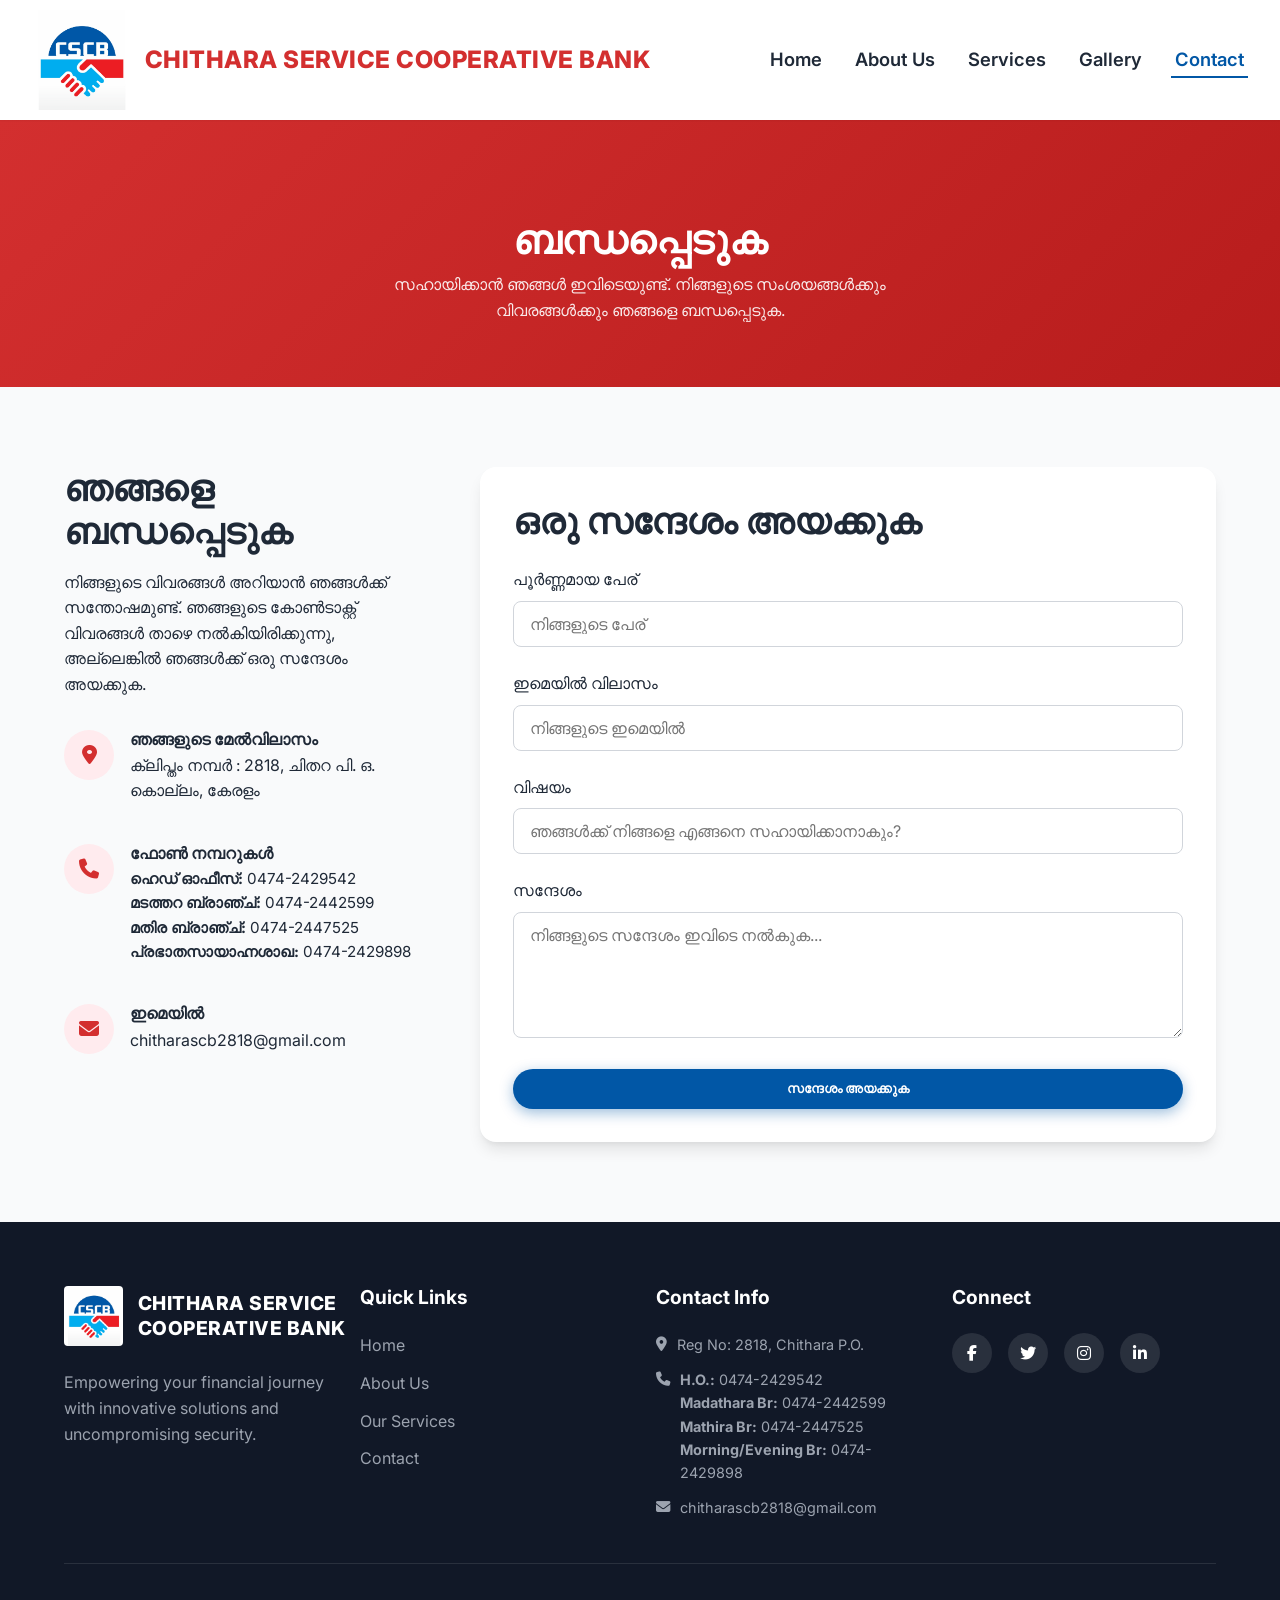
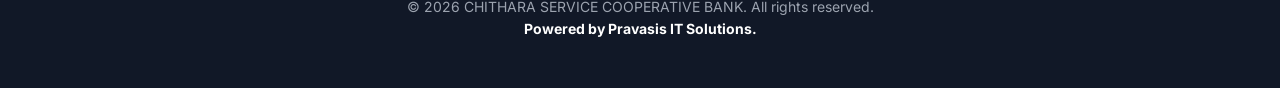
<file: contact.html>
<!DOCTYPE html>
<html lang="en">

<head>
    <meta charset="UTF-8">
    <meta name="viewport" content="width=device-width, initial-scale=1.0">
    <title>ബന്ധപ്പെടുക - ചിതറ സർവ്വീസ് സഹകരണ ബാങ്ക്</title>
    <meta name="description"
        content="Get in touch with Chithara SCB for any inquiries, support, or feedback. We are here to help you 24/7.">
    <!-- Google Fonts -->
    <link href="https://fonts.googleapis.com/css2?family=Inter:wght@400;500;600;700;800&display=swap" rel="stylesheet">
    <!-- FontAwesome -->
    <link rel="stylesheet" href="https://cdnjs.cloudflare.com/ajax/libs/font-awesome/6.4.0/css/all.min.css">
    <!-- Custom CSS -->
    <link rel="stylesheet" href="assets/css/style.css">
</head>

<body>

    <!-- Header Placeholder -->
    <div id="header-placeholder"></div>

    <!-- Page Header -->
    <header class="page-header">
        <div class="container">
            <h1>ബന്ധപ്പെടുക</h1>
            <p>സഹായിക്കാൻ ഞങ്ങൾ ഇവിടെയുണ്ട്. നിങ്ങളുടെ സംശയങ്ങൾക്കും വിവരങ്ങൾക്കും ഞങ്ങളെ ബന്ധപ്പെടുക.</p>
        </div>
    </header>

    <!-- Contact Section -->
    <section class="section">
        <div class="container">
            <div class="contact-grid">
                <!-- Contact Info -->
                <div class="contact-info">
                    <h2>ഞങ്ങളെ ബന്ധപ്പെടുക</h2>
                    <p class="text-light" style="margin-bottom: 2rem;">നിങ്ങളുടെ വിവരങ്ങൾ അറിയാൻ ഞങ്ങൾക്ക് സന്തോഷമുണ്ട്.
                        ഞങ്ങളുടെ കോൺടാക്റ്റ് വിവരങ്ങൾ താഴെ നൽകിയിരിക്കുന്നു, അല്ലെങ്കിൽ ഞങ്ങൾക്ക് ഒരു സന്ദേശം അയക്കുക.
                    </p>

                    <div class="contact-info-item">
                        <div class="contact-info-icon">
                            <i class="fa-solid fa-location-dot"></i>
                        </div>
                        <div>
                            <h4 style="margin-bottom: 0.25rem;">ഞങ്ങളുടെ മേൽവിലാസം</h4>
                            <p class="text-light">ക്ലിപ്തം നമ്പർ : 2818, ചിതറ പി. ഒ.<br>കൊല്ലം, കേരളം</p>
                        </div>
                    </div>

                    <div class="contact-info-item">
                        <div class="contact-info-icon">
                            <i class="fa-solid fa-phone"></i>
                        </div>
                        <div>
                            <h4 style="margin-bottom: 0.25rem;">ഫോൺ നമ്പറുകൾ</h4>
                            <p class="text-light" style="font-size: 0.95rem;">
                                <strong>ഹെഡ് ഓഫീസ്:</strong> <a href="tel:04742429542">0474-2429542</a><br>
                                <strong>മടത്തറ ബ്രാഞ്ച്:</strong> <a href="tel:04742442599">0474-2442599</a><br>
                                <strong>മതിര ബ്രാഞ്ച്:</strong> <a href="tel:04742447525">0474-2447525</a><br>
                                <strong>പ്രഭാതസായാഹ്നശാഖ:</strong> <a href="tel:04742429898">0474-2429898</a><br>

                            </p>
                        </div>
                    </div>

                    <div class="contact-info-item">
                        <div class="contact-info-icon">
                            <i class="fa-solid fa-envelope"></i>
                        </div>
                        <div>
                            <h4 style="margin-bottom: 0.25rem;">ഇമെയിൽ</h4>
                            <p class="text-light"><a
                                    href="mailto:chitharascb2818@gmail.com">chitharascb2818@gmail.com</a></p>
                        </div>
                    </div>
                </div>

                <!-- Contact Form -->
                <div class="glass-card" style="background: var(--white); box-shadow: var(--shadow-lg);">
                    <h2 style="margin-bottom: 1.5rem;">ഒരു സന്ദേശം അയക്കുക</h2>
                    <form action="#" method="POST">
                        <div class="form-group">
                            <label for="name" style="display: block; margin-bottom: 0.5rem; font-weight: 500;">പൂർണ്ണമായ
                                പേര്</label>
                            <input type="text" id="name" class="form-control" placeholder="നിങ്ങളുടെ പേര്" required>
                        </div>
                        <div class="form-group">
                            <label for="email" style="display: block; margin-bottom: 0.5rem; font-weight: 500;">ഇമെയിൽ
                                വിലാസം</label>
                            <input type="email" id="email" class="form-control" placeholder="നിങ്ങളുടെ ഇമെയിൽ" required>
                        </div>
                        <div class="form-group">
                            <label for="subject"
                                style="display: block; margin-bottom: 0.5rem; font-weight: 500;">വിഷയം</label>
                            <input type="text" id="subject" class="form-control"
                                placeholder="ഞങ്ങൾക്ക് നിങ്ങളെ എങ്ങനെ സഹായിക്കാനാകും?" required>
                        </div>
                        <div class="form-group">
                            <label for="message"
                                style="display: block; margin-bottom: 0.5rem; font-weight: 500;">സന്ദേശം</label>
                            <textarea id="message" class="form-control" rows="5"
                                placeholder="നിങ്ങളുടെ സന്ദേശം ഇവിടെ നൽകുക..." required></textarea>
                        </div>
                        <button type="submit" class="btn btn-primary" style="width: 100%;">സന്ദേശം അയക്കുക</button>
                    </form>
                </div>
            </div>
        </div>
    </section>

    <!-- Footer Placeholder -->
    <div id="footer-placeholder"></div>

    <script src="assets/js/load-components.js"></script>
</body>

</html>
</file>
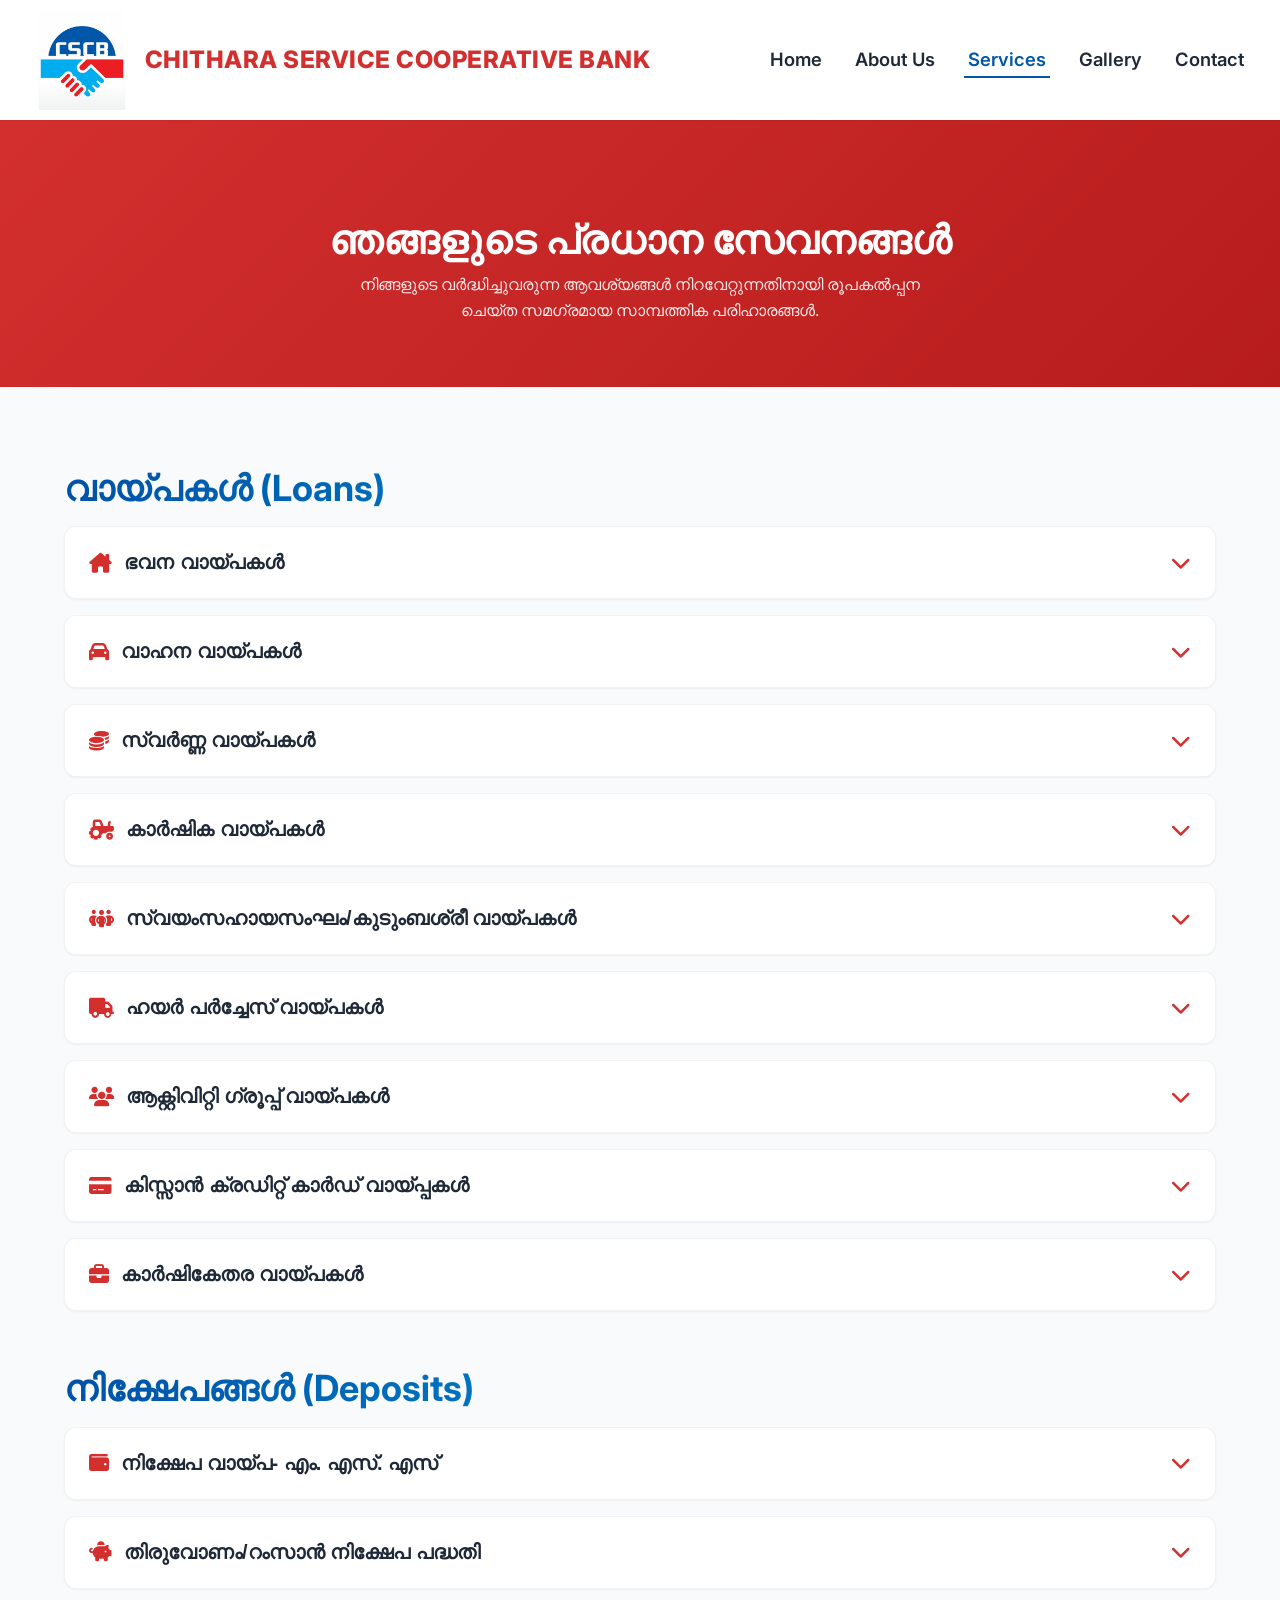
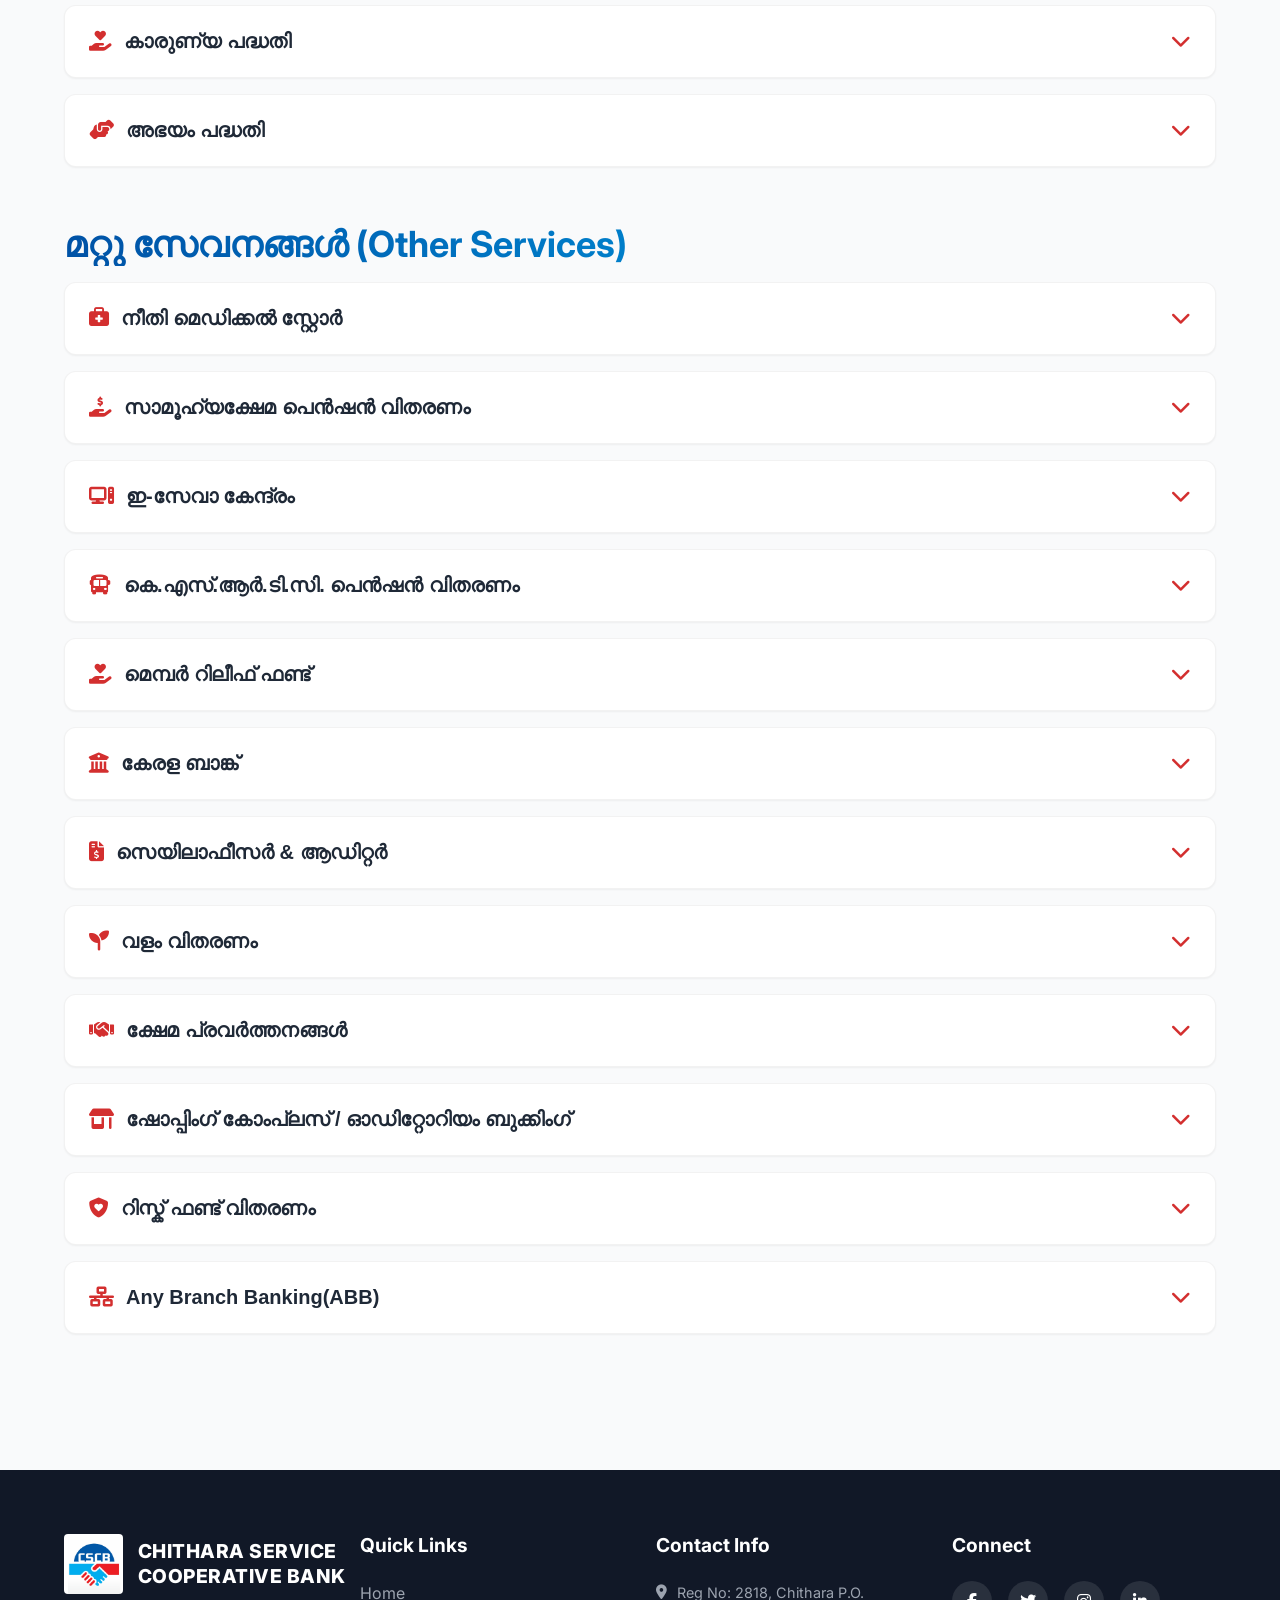
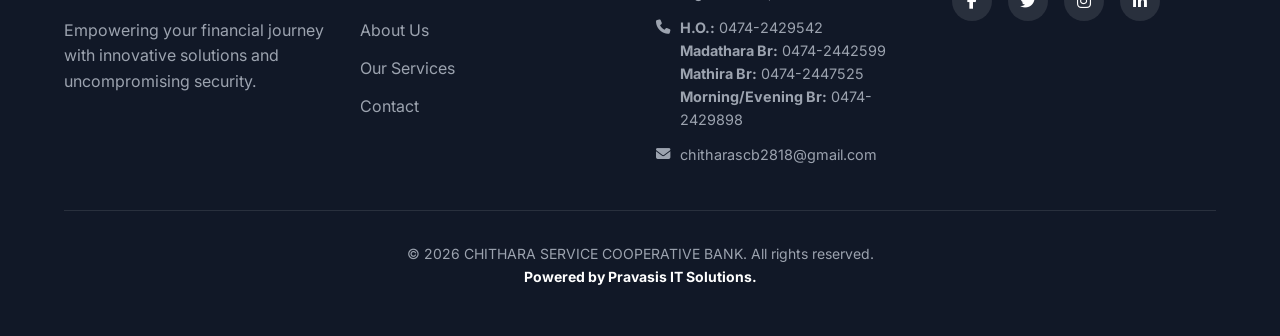
<file: services.html>
<!DOCTYPE html>
<html lang="ml">

<head>
    <meta charset="UTF-8">
    <meta name="viewport" content="width=device-width, initial-scale=1.0">
    <title>സേവനങ്ങൾ - ചിതറ സർവ്വീസ് സഹകരണ ബാങ്ക്</title>
    <meta name="description"
        content="ചിതറ സർവ്വീസ് സഹകരണ ബാങ്ക് നൽകുന്ന ഡിജിറ്റൽ ബാങ്കിംഗ്, വായ്പകൾ തുടങ്ങിയ സേവനങ്ങൾ കാണുക.">
    <!-- Google Fonts -->
    <link href="https://fonts.googleapis.com/css2?family=Inter:wght@400;500;600;700;800&display=swap" rel="stylesheet">
    <!-- FontAwesome -->
    <link rel="stylesheet" href="https://cdnjs.cloudflare.com/ajax/libs/font-awesome/6.4.0/css/all.min.css">
    <!-- Custom CSS -->
    <link rel="stylesheet" href="assets/css/style.css">
</head>

<body>

    <!-- Header Placeholder -->
    <div id="header-placeholder"></div>

    <!-- Page Header -->
    <header class="page-header">
        <div class="container">
            <h1>ഞങ്ങളുടെ പ്രധാന സേവനങ്ങൾ</h1>
            <p>നിങ്ങളുടെ വർദ്ധിച്ചുവരുന്ന ആവശ്യങ്ങൾ നിറവേറ്റുന്നതിനായി രൂപകൽപ്പന ചെയ്ത സമഗ്രമായ സാമ്പത്തിക പരിഹാരങ്ങൾ.
            </p>
        </div>
    </header>

    <!-- Services Details -->
    <section class="section">
        <div class="container">
            <!-- <div style="text-align: center; margin-bottom: 3rem;">
                <img src="assets/images/bank_services.jpg" alt="Digital Banking Services" style="max-width: 100%; border-radius: 20px; box-shadow: var(--shadow-lg);">
            </div> -->

            <div class="service-category">
                <h2 class="text-primary animated-gradient-text">വായ്പകൾ (Loans)</h2>
                <div class="accordion">
                    <!-- Service 1 -->
                    <div class="accordion-item">
                        <button class="accordion-header" onclick="toggleAccordion(this)">
                            <span style="display: flex; align-items: center; gap: 12px;"><i
                                    class="fa-solid fa-house-chimney text-primary"></i> ഭവന വായ്പകൾ</span>
                            <i class="fa-solid fa-chevron-down toggle-icon"></i>
                        </button>
                        <div class="accordion-content">
                            <div class="accordion-body">
                                <img src="assets/images/homln.jpg" alt="Home Loans" class="service-img">
                                <p class="text-dark" style="font-size: 1.1rem; line-height: 1.6;">നിങ്ങളുടെ സ്വപ്ന ഭവനം
                                    സ്വന്തമാക്കാൻ സഹായിക്കുന്നതിന് മികച്ച പലിശ നിരക്കുകളും ലളിതമായ തിരിച്ചടവ്
                                    വ്യവസ്ഥകളും.സ്വന്തമായി ഒരു വീട് എന്ന സ്വപ്നം യാഥാർഥ്യമാക്കാൻ സഹായിക്കുന്നതാണ് ഹോം
                                    ലോൺ. വീട് നിർമ്മാണം, വീട് വാങ്ങൽ, നവീകരണം എന്നിവയ്ക്കായി എളുപ്പമായ തിരിച്ചടവ്
                                    സൗകര്യത്തോടെയും ആകർഷകമായ പലിശ നിരക്കോടെയും വായ്പ ലഭ്യമാക്കുന്നു. കുടുംബത്തിന്റെ
                                    സുരക്ഷിതവും സന്തോഷകരവുമായ ഭാവിക്കായി വിശ്വസനീയമായ ധനസഹായം.</p>
                                <div class="mt-3 p-3 bg-light rounded border-start border-primary border-4">
                                    <strong class="text-primary"><i class="fa-solid fa-star me-2"></i>പ്രത്യേകത:</strong> 10 വർഷം കാലാവധിയുള്ള ഭവന വായ്പകൾ
                                </div>
                            </div>
                        </div>
                    </div>
                    <!-- Service 2 -->
                    <div class="accordion-item">
                        <button class="accordion-header" onclick="toggleAccordion(this)">
                            <span style="display: flex; align-items: center; gap: 12px;"><i
                                    class="fa-solid fa-car text-primary"></i> വാഹന വായ്പകൾ</span>
                            <i class="fa-solid fa-chevron-down toggle-icon"></i>
                        </button>
                        <div class="accordion-content">
                            <div class="accordion-body">
                                <img src="assets/images/vehicle.jpeg" alt="Vehicle Loans" class="service-img">
                                <p class="text-dark" style="font-size: 1.1rem; line-height: 1.6;">പെട്ടെന്നുള്ള
                                    അനുമതിയും കുറഞ്ഞ പലിശ നിരക്കും വഴി നിങ്ങളുടെ വാഹനം വേഗത്തിൽ സ്വന്തമാക്കുക.പുതിയ കാർ,
                                    ബൈക്ക്, ഓട്ടോറിക്ഷ അല്ലെങ്കിൽ വ്യാപാര ആവശ്യത്തിനുള്ള വാഹനങ്ങൾ സ്വന്തമാക്കാൻ
                                    സഹായിക്കുന്ന വായ്പയാണ് വാഹന വായ്പ. ലളിതമായ നടപടിക്രമങ്ങൾ, വേഗത്തിലുള്ള അംഗീകാരം,
                                    സൗകര്യപ്രദമായ ഇഎംഐ പദ്ധതികൾ എന്നിവയിലൂടെ നിങ്ങളുടെ യാത്ര കൂടുതൽ എളുപ്പമാക്കുന്നു.
                                </p>
                            </div>
                        </div>
                    </div>
                    <!-- Service 3 -->
                    <div class="accordion-item">
                        <button class="accordion-header" onclick="toggleAccordion(this)">
                            <span style="display: flex; align-items: center; gap: 12px;"><i
                                    class="fa-solid fa-coins text-primary"></i> സ്വർണ്ണ വായ്പകൾ</span>
                            <i class="fa-solid fa-chevron-down toggle-icon"></i>
                        </button>
                        <div class="accordion-content">
                            <div class="accordion-body">
                                <img src="assets/images/gl.jpeg" alt="Gold Loans" class="service-img">
                                <p class="text-dark" style="font-size: 1.1rem; line-height: 1.6;">നിങ്ങളുടെ
                                    സ്വർണാഭരണങ്ങൾ പണയം വെച്ച് അതിവേഗത്തിൽ സാമ്പത്തിക സഹായം ലഭ്യമാക്കുന്ന സൗകര്യമാണ്
                                    ഗോൾഡ് ലോൺ. വ്യക്തിഗത ആവശ്യങ്ങൾ, വിദ്യാഭ്യാസം, ചികിത്സ, ബിസിനസ് ആവശ്യങ്ങൾ
                                    എന്നിവയ്ക്കായി കുറഞ്ഞ രേഖാപ്രക്രിയയോടെയും ആകർഷകമായ പലിശ നിരക്കോടെയും വായ്പ
                                    ലഭ്യമാക്കുന്നു. സുരക്ഷിതവും വിശ്വസനീയവുമായി എളുപ്പത്തിൽ ലഭ്യമാകുന്ന ധനസഹായം.</p>
                                <div class="mt-3 p-3 bg-light rounded border-start border-primary border-4">
                                    <strong class="text-primary"><i class="fa-solid fa-star me-2"></i>പ്രത്യേകത:</strong> ഒരംഗത്തിന് 25 ലക്ഷം രൂപാ വരെ ഒരു വർഷം കാലാവധിക്ക് 10% പലിശയിൽ സ്വർണപ്പണയ വായ്പകൾ
                                </div>
                            </div>
                        </div>
                    </div>
                    <!-- Service 4 -->
                    <div class="accordion-item">
                        <button class="accordion-header" onclick="toggleAccordion(this)">
                            <span style="display: flex; align-items: center; gap: 12px;"><i
                                    class="fa-solid fa-tractor text-primary"></i> കാർഷിക വായ്പകൾ</span>
                            <i class="fa-solid fa-chevron-down toggle-icon"></i>
                        </button>
                        <div class="accordion-content">
                            <div class="accordion-body">
                                <img src="assets/images/agri.jpg" alt="Agricultural Loans" class="service-img">
                                <p class="text-dark" style="font-size: 1.1rem; line-height: 1.6;">കർഷകരുടെ കാർഷിക
                                    ആവശ്യങ്ങൾ നിറവേറ്റുന്നതിനായി രൂപകൽപ്പന ചെയ്ത വായ്പയാണ് കിസാൻ ലോൺ. കൃഷിചെലവുകൾ,
                                    വിത്ത്, വളം, ജലസേചന സംവിധാനം, കാർഷിക ഉപകരണങ്ങൾ എന്നിവയ്ക്കായി സാമ്പത്തിക സഹായം
                                    ലഭ്യമാക്കുന്നു. കുറഞ്ഞ പലിശ നിരക്കും സൗകര്യപ്രദമായ തിരിച്ചടവും വഴി കർഷകരുടെ
                                    വളർച്ചക്കും സമൃദ്ധിക്കും പിന്തുണ നൽകുന്നു.</p>
                            </div>
                        </div>
                    </div>
                    <!-- Service 5 -->
                    <div class="accordion-item">
                        <button class="accordion-header" onclick="toggleAccordion(this)">
                            <span style="display: flex; align-items: center; gap: 12px;"><i
                                    class="fa-solid fa-people-group text-primary"></i> സ്വയംസഹായസംഘം/കുടുംബശ്രീ
                                വായ്പകൾ</span>
                            <i class="fa-solid fa-chevron-down toggle-icon"></i>
                        </button>
                        <div class="accordion-content">
                            <div class="accordion-body">
                                <img src="assets/images/kudum.png" alt="SHG Loans" class="service-img">
                                <p class="text-dark" style="font-size: 1.1rem; line-height: 1.6;"> സമൂഹത്തിലെ
                                    അംഗസംഖ്യയുടെ കാര്യത്തിൽ മുന്നിൽ നിൽക്കുന്ന സ്ത്രീകളുടെ സാമൂഹികവും സാമ്പത്തികവുമായ
                                    പിന്നോക്കാവസ്ഥക്ക് പരിഹാരം കാണുന്നതിന് വേണ്ടി രൂപീകരിക്കപ്പെട്ട കുടുംബശ്രീ
                                    /സ്വയംസഹായ സംഘങ്ങൾക്ക് വേണ്ട എല്ലാവിധ സഹായങ്ങളും പ്രോത്സാഹനങ്ങളും ബാങ്ക്
                                    നൽകിവരുന്നു.വായ്‌പകൾ മൂന്ന് വർഷം കാലാവതിക് 8.25% പലിശയിൽ മാസതവണ വ്യവസ്ഥയിൽ 10 ലക്ഷം
                                    രൂപ വരെ നൽകിവരുന്നു.</p>
                                <div class="mt-3 p-3 bg-light rounded border-start border-primary border-4">
                                    <strong class="text-primary"><i class="fa-solid fa-star me-2"></i>പ്രത്യേകത:</strong> 8.25% പലിശയിൽ കുടുംബശ്രീ വായ്പകൾ
                                </div>
                            </div>
                        </div>
                    </div>
                    <!-- Service 6 -->
                    <div class="accordion-item">
                        <button class="accordion-header" onclick="toggleAccordion(this)">
                            <span style="display: flex; align-items: center; gap: 12px;"><i
                                    class="fa-solid fa-truck text-primary"></i> ഹയർ പർച്ചേസ് വായ്പകൾ</span>
                            <i class="fa-solid fa-chevron-down toggle-icon"></i>
                        </button>
                        <div class="accordion-content">
                            <div class="accordion-body">
                                <img src="assets/images/hire.jpg" alt="Hire Purchase Loans" class="service-img">
                                <p class="text-dark" style="font-size: 1.1rem; line-height: 1.6;">വാഹനങ്ങൾ, യന്ത്രങ്ങൾ,
                                    വ്യാപാര ഉപകരണങ്ങൾ തുടങ്ങിയവ എളുപ്പമായ മാസതവണകളിലൂടെ സ്വന്തമാക്കാൻ സഹായിക്കുന്ന
                                    ധനസഹായമാണ് ഹയർ പർച്ചേസ് ലോൺ. കുറഞ്ഞ മുൻകൂർ തുകയോടെയും സൗകര്യപ്രദമായ തിരിച്ചടവ്
                                    പദ്ധതികളോടെയും വായ്പ ലഭ്യമാക്കുന്നു. വ്യക്തിഗത ആവശ്യങ്ങൾക്കും ബിസിനസ് വളർച്ചയ്ക്കും
                                    അനുയോജ്യമായ വിശ്വസനീയമായ സാമ്പത്തിക പിന്തുണ.</p>
                            </div>
                        </div>
                    </div>
                    <!-- Service 7 -->
                    <div class="accordion-item">
                        <button class="accordion-header" onclick="toggleAccordion(this)">
                            <span style="display: flex; align-items: center; gap: 12px;"><i
                                    class="fa-solid fa-users text-primary"></i> ആക്റ്റിവിറ്റി ഗ്രൂപ്പ് വായ്പകൾ</span>
                            <i class="fa-solid fa-chevron-down toggle-icon"></i>
                        </button>
                        <div class="accordion-content">
                            <div class="accordion-body">
                                <img src="assets/images/group.jpeg" alt="Activity Group Loans" class="service-img">
                                <p class="text-dark" style="font-size: 1.1rem; line-height: 1.6;">സ്വയംതൊഴിൽ
                                    പ്രവർത്തനങ്ങൾ, ചെറുകിട സംരംഭങ്ങൾ, കാർഷിക അനുബന്ധ
                                    പ്രവർത്തനങ്ങൾ തുടങ്ങിയവ പ്രോത്സാഹിപ്പിക്കുന്നതിനായി ഗ്രൂപ്പുകൾക്ക് നൽകുന്ന
                                    ധനസഹായമാണ് ആക്റ്റിവിറ്റി ഗ്രൂപ്പ് വായ്പകൾ. അംഗങ്ങളുടെ കൂട്ടായ ഉത്തരവാദിത്വത്തോടെയും
                                    ലളിതമായ നടപടിക്രമങ്ങളോടെയും വായ്പ ലഭ്യമാക്കുന്നു. സാമ്പത്തിക സ്വയംപര്യാപ്തതക്കും
                                    സംരംഭക വളർച്ചക്കും ശക്തമായ പിന്തുണ നൽകുന്ന പദ്ധതി.</p>
                            </div>
                        </div>
                    </div>
                    <!-- Service 8 -->
                    <div class="accordion-item">
                        <button class="accordion-header" onclick="toggleAccordion(this)">
                            <span style="display: flex; align-items: center; gap: 12px;"><i
                                    class="fa-solid fa-credit-card text-primary"></i> കിസ്സാൻ ക്രഡിറ്റ് കാർഡ്
                                വായ്പ്പകൾ</span>
                            <i class="fa-solid fa-chevron-down toggle-icon"></i>
                        </button>
                        <div class="accordion-content">
                            <div class="accordion-body">
                                <img src="assets/images/kissan.jpeg" alt="Kisan Credit Card Loans" class="service-img">
                                <p class="text-dark" style="font-size: 1.1rem; line-height: 1.6;">കൃഷിഭൂമിയുടെ
                                    വിസ്തീർണ്ണത്തിന്റെ അടിസ്ഥാനത്തിൽ കാർഷിക ആവശ്യങ്ങൾക്കായി ഒരു അംഗത്തിന് 2 ലക്ഷം രൂപ
                                    വരെ കെ. സി. സി വായ്‌പകൾ നൽകി വരുന്നു. നബാർഡിൽ നിന്നും കേരളം സഹകരണ ബാങ്ക് വഴി
                                    വായ്പ്പയായി ലഭിക്കുന്ന 50% വും ബാങ്കിന്റെ സ്വന്തം ഫണ്ടിൽ നിന്നും 50% വും
                                    ഉപയോഗിച്ചാണ് വായ്പ നൽകുന്നത്.ഒരു വർഷം കാലാവധിയുള്ള ഇത്തരം വായ്‌പകൾ കാലാവധിക്ക്
                                    മുമ്പ് തിരിച്ച അടക്കുന്നവർക്ക് 6% പലിശയിൽ 3% സബ്സീഡിയോടു കൂടി വായ്‌പ്പാ
                                    തിരിച്ചടക്കുന്നതിനോ പുതുക്കി എടുക്കുന്നതിനോ സാധിക്കുന്നതാണ്. </p>
                                <div class="mt-3 p-3 bg-light rounded border-start border-primary border-4">
                                    <strong class="text-primary"><i class="fa-solid fa-star me-2"></i>പ്രത്യേകത:</strong> 6% പലിശയിൽ കർഷകർക്ക് കിസാൻ ക്യാഷ് ക്രെഡിറ്റ്
                                </div>
                            </div>
                        </div>
                    </div>
                    <!-- Service 9 -->
                    <div class="accordion-item">
                        <button class="accordion-header" onclick="toggleAccordion(this)">
                            <span style="display: flex; align-items: center; gap: 12px;"><i
                                    class="fa-solid fa-briefcase text-primary"></i> കാർഷികേതര വായ്പകൾ</span>
                            <i class="fa-solid fa-chevron-down toggle-icon"></i>
                        </button>
                        <div class="accordion-content">
                            <div class="accordion-body">
                                <img src="assets/images/bank_services.jpg" alt="Non-Agricultural Loans" class="service-img">
                                <p class="text-dark" style="font-size: 1.1rem; line-height: 1.6;">വിവിധ വ്യക്തിഗത, ബിസിനസ്സ് ആവശ്യങ്ങൾക്കായുള്ള കാർഷികേതര വായ്പകൾ ആകർഷകമായ പലിശ നിരക്കിൽ ലഭ്യമാണ്.</p>
                                <div class="mt-3 p-3 bg-light rounded border-start border-primary border-4">
                                    <strong class="text-primary"><i class="fa-solid fa-star me-2"></i>പ്രത്യേകത:</strong> 25 ലക്ഷം രൂപ വരെ കാർഷികേതര വായ്പകൾ മാസതവണ വ്യവസ്ഥയിൽ ഒരു വർഷം കാലാവധിയിലും, മൂന്ന് വർഷം കാലാവധിയിലും
                                </div>
                            </div>
                        </div>
                    </div>
                </div>
            </div>

            <div class="service-category">
                <h2 class="text-primary animated-gradient-text">നിക്ഷേപങ്ങൾ (Deposits)</h2>
                <div class="accordion">
                    <!-- Service 1 -->
                    <div class="accordion-item">
                        <button class="accordion-header" onclick="toggleAccordion(this)">
                            <span style="display: flex; align-items: center; gap: 12px;"><i
                                    class="fa-solid fa-wallet text-primary"></i> നിക്ഷേപ വായ്പ- എം. എസ്. എസ്</span>
                            <i class="fa-solid fa-chevron-down toggle-icon"></i>
                        </button>
                        <div class="accordion-content">
                            <div class="accordion-body">
                                <img src="assets/images/depos.jpeg" alt="Personal Accounts" class="service-img">
                                <p class="text-dark" style="font-size: 1.1rem; line-height: 1.6;">എല്ലാ ദിവസങ്ങളിലും എം.
                                    എസ്. എസിൽ ചേരാൻ കഴിയത്തക്ക വിധം 10 ലക്ഷം രൂപ വരെ സലയുള്ള നിക്ഷേപ പദ്ധതികൾ ഹെഡ്
                                    ഓഫീസിലും ബ്രാഞ്ചുകളിലും ലളിതമായ ജാമ്യവ്യവസ്ഥയിൽ നടത്തി വരുന്നു. 50,000 രൂപ വരെ രണ്ട്
                                    ആൾ ജാമ്യത്തിലും ,ഒരു ലക്ഷം രൂപ 3 അംഗങ്ങളുടെ ജാമ്യത്തിലും, ഒരു ലക്ഷം രൂപ മുതൽ ഒരു
                                    സാലറിയുടെയും ഒരു അംഗത്തിന്റയും മതിയായ ജാമ്യത്തിലും കൂടാതെ ഫിക്സഡ് ഡിപ്പോസിറ്റ്,
                                    സ്വർണം, ഗഹാൻ, രണ്ട സാലറി ജാമ്യം എന്നിവയിലും നൽകി വരുന്നു. </p>
                            </div>
                        </div>
                    </div>
                    <!-- Service 2 -->
                    <div class="accordion-item">
                        <button class="accordion-header" onclick="toggleAccordion(this)">
                            <span style="display: flex; align-items: center; gap: 12px;"><i
                                    class="fa-solid fa-piggy-bank text-primary"></i> തിരുവോണം/റംസാൻ നിക്ഷേപ
                                പദ്ധതി</span>
                            <i class="fa-solid fa-chevron-down toggle-icon"></i>
                        </button>
                        <div class="accordion-content">
                            <div class="accordion-body">
                                <img src="assets/images/thiru.png" alt="Thiruonam/Ramsan Deposit" class="service-img">
                                <p class="text-dark" style="font-size: 1.1rem; line-height: 1.6;">വീട്ടമ്മമാർ,
                                    കൂലിപ്പണിക്കാർ, കച്ചവടക്കാർ തുടങ്ങി ഓരോ നിക്ഷേപകന്റേയും വീടുകൾ, വ്യാപാരസ്ഥാപനങ്ങൾ
                                    എന്നിവിടങ്ങളിൽ പോയി നിക്ഷേപം സ്വീകരിക്കുകയും ഓണം, റംസാൻ സമയങ്ങളിൽ പലിശസഹിതം തിരിച്ച്
                                    വീടുകളിൽ നൽകുകയും ചെയ്യുന്ന ഈ പദ്ധതി ഏജൻ്റുമാരുടെ സഹകരണത്തോടെ വളരെ വിജയകരമായി
                                    നടത്തിവരുന്നു. ഇത് നല്ല നിലയിൽ വളരെ കാര്യക്ഷമമായി
                                    നടന്നുവരുന്നു.</p>
                            </div>
                        </div>
                    </div>
                    <!-- Service 3 -->
                    <div class="accordion-item">
                        <button class="accordion-header" onclick="toggleAccordion(this)">
                            <span style="display: flex; align-items: center; gap: 12px;"><i
                                    class="fa-solid fa-hand-holding-heart text-primary"></i> കാരുണ്യ പദ്ധതി
                            </span>
                            <i class="fa-solid fa-chevron-down toggle-icon"></i>
                        </button>
                        <div class="accordion-content">
                            <div class="accordion-body">
                                <img src="assets/images/karunya.jpeg" alt="Karunya Scheme" class="service-img">
                                <p class="text-dark" style="font-size: 1.1rem; line-height: 1.6;">60 വയസ്സുവരെ
                                    പ്രായമുള്ള ഈ ബാങ്കിലെ A ക്ലാസ്സ് അംഗങ്ങൾക്ക് ഈ പദ്ധതിയിൽ ചേരാവുന്നതാണ്. 100 രൂപ
                                    അടച്ച് ഈ പദ്ധതിയിൽ ചേരുന്നവർക്ക് 2000 രൂപയും 250 രൂപ അടയ്ക്കുന്നവർക്ക് 5000 രൂപയും
                                    മരണാനന്തരചടങ്ങുകൾക്കായി ബാങ്ക് അവരവരുടെ വീടുകളിൽ എത്തിച്ചുവരുന്നു.</p>
                            </div>
                        </div>
                    </div>
                    <!-- Service 4 -->
                    <div class="accordion-item">
                        <button class="accordion-header" onclick="toggleAccordion(this)">
                            <span style="display: flex; align-items: center; gap: 12px;"><i
                                    class="fa-solid fa-handshake-angle text-primary"></i> അഭയം പദ്ധതി</span>
                            <i class="fa-solid fa-chevron-down toggle-icon"></i>
                        </button>
                        <div class="accordion-content">
                            <div class="accordion-body">
                                <img src="assets/images/abhayam.jpeg" alt="Abhayam Scheme" class="service-img">
                                <p class="text-dark" style="font-size: 1.1rem; line-height: 1.6;">ബാങ്കിലെ അംഗങ്ങൾ,
                                    നിക്ഷേപകർ, സ്വയംസഹായസംഘങ്ങൾ, പ്രവാസികൾ, ജീവനക്കാർ, സന്നദ്ധസംഘടനകൾ, വ്യക്തികൾ
                                    തുടങ്ങിയവരിൽ നിന്നും അംഗങ്ങളുടെ ലാഭവിഹിതത്തിൻ്റെ 25 ശതമാനത്തിൽ നിന്നും ധനം
                                    സമാഹരിച്ച് ക്യാൻസർ രോഗികൾക്കും ഡയാലിസിസിന് വിധേയരാകുന്നവർക്കും ധനസഹായം നൽകുന്ന
                                    പദ്ധതിയാണ്. ധനസഹായത്തിനുള്ള അപേക്ഷകൾ സ്വീകരിച്ച് ആയത് ഉടൻ നൽകിവരുന്നു. ഇങ്ങനെ
                                    സഹായിക്കുവാൻ സന്മനസ്സുള്ളവർക്ക് ബാങ്കിലെ SB A/C 27400 ൽ ധനം നിക്ഷേപിക്കാവുന്നതാണ്.
                                    ഇതുവരെ 4317500 രൂപ 646 പേർക്ക് ഇത്തരത്തിൽ ബാങ്ക് വിതരണം ചെയ്തിട്ടുണ്ട്.</p>
                            </div>
                        </div>
                    </div>
                </div>
            </div>



            <div class="service-category">
                <h2 class="text-primary animated-gradient-text">മറ്റു സേവനങ്ങൾ (Other Services)</h2>
                <div class="accordion">
                    <!-- Service 1 -->
                    <div class="accordion-item">
                        <button class="accordion-header" onclick="toggleAccordion(this)">
                            <span style="display: flex; align-items: center; gap: 12px;"><i
                                    class="fa-solid fa-briefcase-medical text-primary"></i> നീതി മെഡിക്കൽ സ്റ്റോർ
                            </span>
                            <i class="fa-solid fa-chevron-down toggle-icon"></i>
                        </button>
                        <div class="accordion-content">
                            <div class="accordion-body">
                                <img src="assets/images/NEETHI MADATHARA.jpg (1).jpeg" alt="Neethi Medical Store"
                                    class="service-img">
                                <p class="text-dark" style="font-size: 1.1rem; line-height: 1.6;">ബാങ്കിന്റെ ചിതറയിലെ
                                    ഹെഡ് ഓഫീസിൽ കെട്ടിടത്തിലും, മടത്തറയിലെ ബ്രാഞ്ച് കെട്ടിടത്തിലും ന്യായമായ വിലക്ക്
                                    ഗുണമേന്മയുള്ള മരുന്നുകൾ സാധാരണക്കാർക്ക് ലഭ്യമാക്കുന്നതിന് വേണ്ടി നീതി മെഡിക്കൽ
                                    സ്റ്റോർ പ്രവർത്തിച്ചു വരുന്നു.</p>
                            </div>
                        </div>
                    </div>
                    <!-- Service 2 -->
                    <div class="accordion-item">
                        <button class="accordion-header" onclick="toggleAccordion(this)">
                            <span style="display: flex; align-items: center; gap: 12px;"><i
                                    class="fa-solid fa-hand-holding-dollar text-primary"></i> സാമൂഹ്യക്ഷേമ പെൻഷൻ
                                വിതരണം</span>
                            <i class="fa-solid fa-chevron-down toggle-icon"></i>
                        </button>
                        <div class="accordion-content">
                            <div class="accordion-body">
                                <img src="assets/images/pension.jpeg" alt="Social Welfare Pension" class="service-img">
                                <p class="text-dark" style="font-size: 1.1rem; line-height: 1.6;">ബഹുമാനപ്പെട്ട കേരള
                                    ഗവൺമെൻ്റ് ക്ഷേമപെൻഷനുകൾ വീടുകളിൽ എത്തിക്കുക എന്ന ലക്ഷ്യത്തോടെ നടപ്പിലാക്കിയ പെൻഷൻ
                                    വിതരണം കുറ്റമറ്റ രീതിയിൽ പൂർത്തീകരിക്കുന്നതിന് ബാങ്കിന് കഴിഞ്ഞിട്ടുണ്ട്.</p>
                            </div>
                        </div>
                    </div>
                    <!-- Service 3 -->
                    <div class="accordion-item">
                        <button class="accordion-header" onclick="toggleAccordion(this)">
                            <span style="display: flex; align-items: center; gap: 12px;"><i
                                    class="fa-solid fa-computer text-primary"></i> ഇ-സേവാ കേന്ദ്രം </span>
                            <i class="fa-solid fa-chevron-down toggle-icon"></i>
                        </button>
                        <div class="accordion-content">
                            <div class="accordion-body">
                                <img src="assets/images/eseva.webp" alt="E-Seva Kendra" class="service-img">
                                <p class="text-dark" style="font-size: 1.1rem; line-height: 1.6;">ബാങ്കിൽ ഇടപാടുകൾക്ക്‌
                                    വരുന്നവർക്കും പുറമെയുള്ളവർക്കും സഹായകരമായ രീതിയിൽ അപേക്ഷകളും മാറ്റ്
                                    സർട്ടിഫിക്കറ്റുകളും വിവിധതരം രേഖകളും ലഭ്യമാക്കുന്ന വിധത്തിലും ഇലക്ട്രിസിറ്റി ബില്ല്,
                                    ടെലിഫോൺ ബില്ല്,തുടങ്ങിയവ ഓൺലൈൻ ആയി അടയ്ക്കുന്നതിനും ബാങ്കിന്റെ ആഭിമുഖ്യത്തിൽ ഇ-സേവാ
                                    കേന്ദ്രം ഹെഡ് ഓഫീസിൽ മുൻഭാഗത്തുള്ള മുറിയിൽ പ്രവർത്തിച്ചു വരുന്നു.സ്വകാര്യ
                                    സ്ഥാപനങ്ങളുടെ നിരക്കിനേക്കാൾ വളരെ കുറഞ്ഞ നിരക്കിലും താമസം കൂടാതെയും
                                    സർട്ടിഫിക്കറ്റുകളും രേഖകളും ലഭ്യമാക്കി വരുന്നു.</p>
                            </div>
                        </div>
                    </div>
                    <!-- Service 4 -->
                    <div class="accordion-item">
                        <button class="accordion-header" onclick="toggleAccordion(this)">
                            <span style="display: flex; align-items: center; gap: 12px;"><i
                                    class="fa-solid fa-bus text-primary"></i> കെ.എസ്.ആർ.ടി.സി. പെൻഷൻ വിതരണം
                            </span>
                            <i class="fa-solid fa-chevron-down toggle-icon"></i>
                        </button>
                        <div class="accordion-content">
                            <div class="accordion-body">
                                <img src="assets/images/ksrtc.jpeg" alt="KSRTC Pension" class="service-img">
                                <p class="text-dark" style="font-size: 1.1rem; line-height: 1.6;">ബഹുമാനപ്പെട്ട കേരള
                                    ഗവൺമെൻ്റ് നിർദ്ദേശപ്രകാരം 6 വർഷമായി 34 പെൻഷൻകാർക്ക് നമ്മുടെ ബാങ്ക് വഴി പെൻഷൻ വിതരണം
                                    ചെയ്തുവരുന്നു.</p>
                            </div>
                        </div>
                    </div>
                    <!-- Service 5 -->
                    <div class="accordion-item">
                        <button class="accordion-header" onclick="toggleAccordion(this)">
                            <span style="display: flex; align-items: center; gap: 12px;"><i
                                    class="fa-solid fa-hand-holding-heart text-primary"></i> മെമ്പർ റിലീഫ് ഫണ്ട്
                            </span>
                            <i class="fa-solid fa-chevron-down toggle-icon"></i>
                        </button>
                        <div class="accordion-content">
                            <div class="accordion-body">
                                <img src="assets/images/member.jpeg" alt="Member Relief Fund" class="service-img">
                                <p class="text-dark" style="font-size: 1.1rem; line-height: 1.6;">ബാങ്കിൻ്റെ ലാഭത്തിൽ
                                    നിന്നും വർഷംതോറും മെമ്പർ റിലീഫ് ഫണ്ടിലേയ്ക്ക് അടച്ചുവരുന്ന തുക ഗുരുതര രോഗബാധിതരായ
                                    അംഗങ്ങൾക്ക് കേരള സർക്കാർ ധനസഹായമായി വിതരണം ചെയ്യുന്നു.</p>
                            </div>
                        </div>
                    </div>
                    <!-- Service 6 -->
                    <div class="accordion-item">
                        <button class="accordion-header" onclick="toggleAccordion(this)">
                            <span style="display: flex; align-items: center; gap: 12px;"><i
                                    class="fa-solid fa-building-columns text-primary"></i> കേരള ബാങ്ക്
                            </span>
                            <i class="fa-solid fa-chevron-down toggle-icon"></i>
                        </button>
                        <div class="accordion-content">
                            <div class="accordion-body">
                                <img src="assets/images/mobile.jpeg" alt="Kerala Bank" class="service-img">
                                <p class="text-dark" style="font-size: 1.1rem; line-height: 1.6;">സംസ്ഥാന സഹകരണ ബാങ്കും
                                    ജില്ലാ സഹകരണ ബാങ്കുകളും സംയോജിപ്പിച്ച് രൂപീകരിച്ച ബാങ്കാണ് കേരള സഹകരണബാങ്ക് അഥവാ
                                    കേരള ബാങ്ക്. സുരക്ഷിതവും വിശ്വസനീയവുമായ ആധുനിക ബാങ്കിംഗ് സേവനങ്ങളായ RTGS/NEFT,
                                    MOBILE, BANKING എന്നിവ കേരള ബാങ്കിലൂടെ നടത്തിവരുന്നു.</p>
                            </div>
                        </div>
                    </div>
                    <!-- Service 7 -->
                    <div class="accordion-item">
                        <button class="accordion-header" onclick="toggleAccordion(this)">
                            <span style="display: flex; align-items: center; gap: 12px;"><i
                                    class="fa-solid fa-file-invoice-dollar text-primary"></i> സെയിലാഫീസർ & ആഡിറ്റർ
                            </span>
                            <i class="fa-solid fa-chevron-down toggle-icon"></i>
                        </button>
                        <div class="accordion-content">
                            <div class="accordion-body">
                                <img src="assets/images/auditor.png" alt="Sale Officer & Auditor" class="service-img">
                                <p class="text-dark" style="font-size: 1.1rem; line-height: 1.6;">വായ്പാ കുടിശ്ശിക
                                    പിരിച്ചെടുക്കുന്നതിനായി ആത്മാർത്ഥമായി പരിശ്രമിച്ചുവരുന്ന ഇൻസ്പെക്ടർ തസ്തികയിലുള്ള
                                    ഒരു സെയിലാഫീസറുടെ സേവനം എല്ലാ ദിവസവും ബാങ്കിന് ലഭിച്ചുവരുന്നു. ഹെഡാഫീസിലേയും
                                    ബ്രാഞ്ചുകളിലേയും കണക്കുകൾ വളരെ കൃത്യമായി പരിശോധിച്ച് ആഡിറ്റ് ജോലികൾ യഥാസമയം
                                    പൂർത്തിയാക്കി വരുന്ന മൂന്ന് പേർ അടങ്ങുന്ന ആഡിറ്റ് ടീം ആണ് ഇപ്പോൾ കണക്കുകൾ കൈകാര്യം
                                    ചെയ്തുവരുന്നത്.</p>
                            </div>
                        </div>
                    </div>
                    <!-- Service 8 -->
                    <div class="accordion-item">
                        <button class="accordion-header" onclick="toggleAccordion(this)">
                            <span style="display: flex; align-items: center; gap: 12px;"><i
                                    class="fa-solid fa-seedling text-primary"></i> വളം വിതരണം
                            </span>
                            <i class="fa-solid fa-chevron-down toggle-icon"></i>
                        </button>
                        <div class="accordion-content">
                            <div class="accordion-body">
                                <img src="assets/images/fert.jpeg" alt="Fertilizer Distribution" class="service-img">
                                <p class="text-dark" style="font-size: 1.1rem; line-height: 1.6;">കർഷകർക്ക് ആവശ്യമായ
                                    വളങ്ങൾ മുൻകൂട്ടി സ്റ്റോക്ക് ചെയ്യുകയും ഗുണമേന്മയുള്ള രാസ-ജൈവ വളങ്ങൾ വളരെ കുറഞ്ഞ
                                    വിലയ്ക്ക് ചിതറ ഹെഡ് ഓഫീസിലെ വളം ഡിപ്പോയിൽ നിന്നും വിതരണം ചെയ്തു വരുന്നു. സബ്‌സിഡി
                                    വളങ്ങൾ പോസ് മെഷീൻ മുഖേനയാണ് ബില്ലുകൾ ചെയ്യുന്നത്. കർഷകരായ സഹകാരികളുടെ ആവശ്യാനുസരണം
                                    വളം ഡിപ്പോയുടെ പ്രവർത്തനം രാവിലെ 7.30 മണി മുതൽ വൈകീട്ട് 2.30 വരെയാണ്.റബ്ബർ കർഷകർക്ക്
                                    ആവശ്യമായ വളങ്ങളും റബ്ബർ പാൽ ഉൽപാദനവുമായി ബന്ധപ്പെട്ടതും റബ്ബർ കൃഷിയുമായി ബന്ധപ്പെട്ട
                                    എല്ലാവിധ സാമഗ്രി കാലും മിതമായ വിലയിൽ ലഭ്യമാണ്.</p>
                            </div>
                        </div>
                    </div>
                    <!-- Service 9 -->
                    <div class="accordion-item">
                        <button class="accordion-header" onclick="toggleAccordion(this)">
                            <span style="display: flex; align-items: center; gap: 12px;"><i
                                    class="fa-solid fa-handshake text-primary"></i> ക്ഷേമ പ്രവർത്തനങ്ങൾ
                            </span>
                            <i class="fa-solid fa-chevron-down toggle-icon"></i>
                        </button>
                        <div class="accordion-content">
                            <div class="accordion-body">
                                <img src="assets/images/GALLERY 02.jpeg" alt="Welfare Activities" class="service-img">
                                <p class="text-dark" style="font-size: 1.1rem; line-height: 1.6;">ബാങ്കിൻ്റെ
                                    പ്രവർത്തനപരിധിയിൽ സ്ഥിരതാമസക്കാരായ എസ്.എസ്.എൽ.സി., +2 പരീക്ഷകളിൽ ഫുൾ A+ നേടിയ
                                    വിദ്യാർത്ഥികൾക്കും ചിതറ ഗ്രാമപഞ്ചായത്തിലുള്ള സ്കൂളുകളായ ഗവ.എച്ച്.എസ്.എസ്. ചിതറ,
                                    എസ്.എൻ.എച്ച്.എസ്.എസ്. ചിതറ എന്നിവിടങ്ങളിൽ നിന്ന് എസ്.എസ്.എൽ.സി., +2 ക്ലാസ്സുകളിൽ ഫുൾ
                                    A+ നേടിയവർക്കും റാങ്ക് ജേതാക്കൾക്കും അതാത് വർഷങ്ങളിൽ ക്യാഷ് അവാർഡ് നൽകിവരുന്നു. കൃഷി
                                    ആഫീസുമായി സഹകരിച്ച് ചിതറ പഞ്ചായത്ത് പരിധിയിലുള്ള കർഷകരെ പ്രോത്സാഹിപ്പിക്കുന്നതിനായി
                                    കർഷക ദിനത്തിൽ ക്യാഷ് അവാർഡും മൊമെൻ്റോയും നൽകിവരുന്നു. പഞ്ചായത്ത് പരിധിയിലുള്ള
                                    സ്കൂളിലെ കുട്ടികൾക്ക് ദേശാഭിമാനി, ജനയുഗം പത്രങ്ങൾ വിതരണം ചെയ്തുവരുന്നു. സ്കൂളുകൾ,
                                    ആശുപത്രികൾ, പഞ്ചായത്ത്, വില്ലേജ് ഓഫീസ് എന്നിവിടങ്ങളിലേയ്ക്ക് ധനസഹായവും മത്സ്യകൃഷി,
                                    നെൽകൃഷി എന്നിവ നടത്തിയ കർഷകർക്ക് ധനസഹായവും നൽകിയിട്ടുണ്ട്.</p>
                            </div>
                        </div>
                    </div>
                    <!-- Service 10 -->
                    <div class="accordion-item">
                        <button class="accordion-header" onclick="toggleAccordion(this)">
                            <span style="display: flex; align-items: center; gap: 12px;"><i
                                    class="fa-solid fa-shop text-primary"></i> ഷോപ്പിംഗ് കോംപ്ലസ് / ഓഡിറ്റോറിയം
                                ബുക്കിംഗ്
                            </span>
                            <i class="fa-solid fa-chevron-down toggle-icon"></i>
                        </button>
                        <div class="accordion-content">
                            <div class="accordion-body">
                                <img src="assets/images/AUDITORIUM.jpg.jpeg" alt="Shopping Complex" class="service-img">
                                <p class="text-dark" style="font-size: 1.1rem; line-height: 1.6;">ചിതറ ബാങ്ക് ഹെഡ് ഓഫീസ്
                                    വസ്തുവിൽ ഒരു ഷോപ്പിംഗ് കോംപ്ലസ് പ്രവർത്തിച്ചു വരുന്നു. ഇതിലെ കടമുറികൾ വാടകയ്ക്ക്
                                    ലേലത്തിൽ കൊടുക്കുന്നുണ്ട്. നാല് ഹാളുകളിൽ മൂന്നെണ്ണത്തിൽ കല്യാണത്തിനും മറ്റു
                                    ചടങ്ങുകൾക്കും ഉപയോഗിക്കാൻ കഴിയുന്ന വിധം ഒരു എ.സി. ഹാളും ഡൈനിംഗ് ഹാളും, ജനങ്ങൾക്ക്
                                    മിതമായ നിരക്കിൽ വാടകയ്ക്ക് നൽകി വരുന്നു.</p>
                            </div>
                        </div>
                    </div>
                    <!-- Service 11 -->
                    <!-- <div class="accordion-item">
                        <button class="accordion-header" onclick="toggleAccordion(this)">
                            <span style="display: flex; align-items: center; gap: 12px;"><i
                                    class="fa-solid fa-shield-halved text-primary"></i> ഓഡിറ്റോറിയം</span>
                            <i class="fa-solid fa-chevron-down toggle-icon"></i>
                        </button>
                        <div class="accordion-content">
                            <div class="accordion-body">
                                <img src="assets/images/GALLERY 03.jpeg" alt="Insurance" class="service-img">
                                <p class="text-dark" style="font-size: 1.1rem; line-height: 1.6;">നിങ്ങളെയും നിങ്ങളുടെ
                                    പ്രിയപ്പെട്ടവരെയും സംരക്ഷിക്കുന്നതിനുള്ള സമഗ്രമായ ലൈഫ്, ആരോഗ്യ, പ്രോപ്പർട്ടി
                                    ഇൻഷുറൻസ് പദ്ധതികൾ.</p>
                            </div>
                        </div>
                    </div> -->
                    <!-- Service 12 -->
                    <div class="accordion-item">
                        <button class="accordion-header" onclick="toggleAccordion(this)">
                            <span style="display: flex; align-items: center; gap: 12px;"><i
                                    class="fa-solid fa-shield-heart text-primary"></i> റിസ്ക് ഫണ്ട് വിതരണം
                            </span>
                            <i class="fa-solid fa-chevron-down toggle-icon"></i>
                        </button>
                        <div class="accordion-content">
                            <div class="accordion-body">
                                <img src="assets/images/fund1.jpeg" alt="Risk Fund" class="service-img">
                                <p class="text-dark" style="font-size: 1.1rem; line-height: 1.6;">ബാങ്കിലെ വായ്പക്കാരായ
                                    അംഗങ്ങളെ സർക്കാർ നടപ്പിലാക്കിയിട്ടുള്ള റിസ്ക് ഫണ്ട് പദ്ധതിയിൽ ഉൾപ്പെടുത്തി വരുന്നു.
                                    വായ്പ എടുത്തശേഷം മാരകരോഗം ബാധിച്ചവർക്കും, വായ്പ ബാക്കി നിൽപ്പുള്ള 6 മാസത്തിൽ കൂടുതൽ
                                    വായ്പാ കുടിശ്ശിക ഇല്ലാതെ മരണപ്പെട്ട 70 വയസ്സിൽ താഴെ പ്രായമുള്ളവർക്കും പരമാവധി 300000
                                    രൂപ വരെ ധനസഹായം ലഭിക്കുന്ന പദ്ധതിയാണ്. വായ്പ എടുത്ത് കഴിഞ്ഞ് മാരകരോഗം
                                    ബാധിക്കുന്നവർക്ക് പരമാവധി 1,25,000 രൂപ ധനസഹായം ലഭിക്കുന്നതാണ്. ഇതിനുവേണ്ടി ഓരോ
                                    വായ്പാ കക്ഷിയും 100 ന് 70 പൈസ നിരക്കിൽ മിനിമം 100 രൂപയും മാക്സിമം 2000 രൂപയും 18%
                                    ജി.എസ്.ടി.യും ഓരോ വായ്പാ കക്ഷിയും അടയ്ക്കേണ്ടതുണ്ട്. അപേക്ഷ ലഭിക്കുന്നതനുസരിച്ച്
                                    എത്രയും വേഗം സഹായം ലഭിക്കുന്നതിനായി വേണ്ടുന്ന നടപടികൾ ചെയ്തുവരുന്നു. ഈ തുകകൾ വായ്പ
                                    കക്ഷികൾക്ക് യഥാസമയം ലഭിച്ചുവരുന്നു.</p>
                            </div>
                        </div>
                    </div>
                    <!-- Service 13-->
                    <div class="accordion-item">
                        <button class="accordion-header" onclick="toggleAccordion(this)">
                            <span style="display: flex; align-items: center; gap: 12px;"><i
                                    class="fa-solid fa-network-wired text-primary"></i> Any Branch Banking(ABB)
                            </span>
                            <i class="fa-solid fa-chevron-down toggle-icon"></i>
                        </button>
                        <div class="accordion-content">
                            <div class="accordion-body">
                                <img src="assets/images/abb.png" alt="Any Branch Banking" class="service-img">
                                <p class="text-dark" style="font-size: 1.1rem; line-height: 1.6;">ഹെഡ് ഓഫീസിനെയും നാല്
                                    ബ്രാഞ്ചുകളെയും തമ്മിൽ ബന്ധിപ്പിച്ച് ഏത് ബ്രാഞ്ചിലൂടെയും ഇടപാടുകൾ നടത്തുന്നതിന്
                                    ഇതിലൂടെ സാധിക്കുന്നതാണ്. ആയതിനാൽ രാവിലെ 7.00 മണി മുതൽ രാത്രി 8.30 വരെ ഇടപാടുകൾ
                                    നടത്തുന്നതിന് സൗകര്യമുണ്ട്. ക്ലൗഡ് സംവിധാനത്തിൽ പ്രവർത്തിക്കുന്ന ബാങ്കിൽ നിന്നും
                                    എസ്.എം.എസ് സൗകര്യവും നിക്ഷപകർക്ക് ആർ.റ്റി.ജി.എസ്. / എൻ.ഇ.എഫ്.റ്റി. സൗകര്യവും
                                    ഉണ്ട്. കേരളം ബാങ്ക് മുഖേന മൊബൈൽ ബാങ്കിങ് സൗകര്യം, ICICI ബാങ്ക് മുഖേന QR കോഡ്, ഗൂഗിൾ
                                    പേ തുടങ്ങിയ ആധുനിക രീതിയിൽ ബാങ്കിലേക്ക് തുക അടയ്ക്കാവുന്നതാണ്.
                                </p>
                            </div>
                        </div>
                    </div>
                </div>
            </div>
        </div>
    </section>

    <!-- Footer Placeholder -->
    <div id="footer-placeholder"></div>

    <script src="assets/js/load-components.js"></script>
    <script>
        function toggleAccordion(button) {
            const item = button.parentElement;
            const content = button.nextElementSibling;

            // Close other items if you want a true accordion
            /*
            const allItems = document.querySelectorAll('.accordion-item');
            allItems.forEach(otherItem => {
                if (otherItem !== item && otherItem.classList.contains('active')) {
                    otherItem.classList.remove('active');
                    otherItem.querySelector('.accordion-content').style.maxHeight = null;
                }
            });
            */

            item.classList.toggle('active');

            if (item.classList.contains('active')) {
                content.style.maxHeight = content.scrollHeight + "px";
            } else {
                content.style.maxHeight = null;
            }
        }
    </script>
</body>

</html>
</file>
<file: assets/css/style.css>
:root {
  --primary-color: #D32F2F;
  --primary-dark: #B71C1C;
  --primary-light: #FFEBEE;
  --text-dark: #1F2937;
  --text-light: #6B7280;
  --bg-light: #F9FAFB;
  --white: #FFFFFF;
  --black: #000000;
  --transition: all 0.3s ease;
  --shadow-sm: 0 1px 2px 0 rgba(0, 0, 0, 0.05);
  --shadow-md: 0 4px 6px -1px rgba(0, 0, 0, 0.1), 0 2px 4px -1px rgba(0, 0, 0, 0.06);
  --shadow-lg: 0 10px 15px -3px rgba(0, 0, 0, 0.1), 0 4px 6px -2px rgba(0, 0, 0, 0.05);
  --nav-bg: #ffffff;

}

* {
  margin: 0;
  padding: 0;
  box-sizing: border-box;
}

body {
  font-family: 'Inter', sans-serif;
  color: var(--text-dark);
  background-color: var(--bg-light);
  line-height: 1.6;
}

a {
  text-decoration: none;
  color: inherit;
  transition: var(--transition);
}

ul {
  list-style: none;
}

/* Typography */
h1,
h2,
h3,
h4,
h5,
h6 {
  font-weight: 700;
  line-height: 1.2;
  margin-bottom: 1rem;
}

h1 {
  font-size: 3rem;
}

h2 {
  font-size: 2.25rem;
}

p {
  margin-bottom: 1rem;
}

/* Utilities */
.container {
  width: 100%;
  max-width: 1200px;
  margin: 0 auto;
  padding: 0 1.5rem;
}

.text-center {
  text-align: center;
}

.text-primary {
  color: var(--primary-color);
}

.bg-primary {
  background-color: var(--primary-color);
  color: var(--white);
}

.bg-light {
  background-color: var(--bg-light);
}

.btn {
  display: inline-block;
  padding: 0.75rem 1.5rem;
  border-radius: 50px;
  font-weight: 600;
  text-align: center;
  cursor: pointer;
  transition: var(--transition);
  border: none;
}

.btn-primary {
  background-color: #0157A6;
  color: var(--white);
  box-shadow: 0 4px 14px 0 rgba(1, 87, 166, 0.39);
}

.btn-primary:hover {
  background-color: #014380;
  /* A darker shade for hover */
  transform: translateY(-2px);
  box-shadow: 0 6px 20px rgba(1, 87, 166, 0.23);
  color: var(--white);
}

.btn-outline {
  background-color: transparent;
  color: var(--primary-color);
  border: 2px solid var(--primary-color);
}

.btn-outline:hover {
  background-color: var(--primary-color);
  color: var(--white);
}

.section {
  padding: 5rem 0;
}

/* Navbar */
.navbar {
  background-color: var(--white);
  box-shadow: var(--shadow-sm);
  position: sticky;
  top: 0;
  z-index: 1000;
  transition: var(--transition);
}

.navbar .container {
  max-width: 1400px;
  width: 95%;
  margin: 0 auto;
  padding: 10px 0;
  display: flex;
  justify-content: space-between;
  align-items: center;
}

.navbar-brand {
  display: flex;
  align-items: center;
  gap: 15px;
  /* Space between logo image and text */
  text-decoration: none;
  color: var(--primary-color);
  font-weight: 800;
  font-size: 1.5rem;
  letter-spacing: 0.5px;
  white-space: nowrap;
}

.brand-logo {
  height: 100px;
  /* Reduced slightly from 120px to prevent layout pushing */
  width: auto;
  object-fit: contain;
  border-radius: 4px;
  /* Optional: smooths out image edges */
}

.navbar-brand i {
  font-size: 1.8rem;
}

.nav-links {
  display: flex;
  list-style: none;
  gap: 25px;
  margin: 0;
  padding: 0;
}

.nav-links a {
  text-decoration: none;
  color: var(--text-color);
  font-weight: 600;
  font-size: 1.15rem;
  padding: 8px 4px;
  transition: var(--transition);
  position: relative;
}

/* Hover & Active Effects */
.nav-links a:hover,
.nav-links a.active {
  color: var(--primary-color);
}

.nav-links a::after {
  content: '';
  position: absolute;
  bottom: 0;
  left: 0;
  width: 0;
  height: 2px;
  background-color: var(--primary-color);
  transition: var(--transition);
}

.nav-links a:hover::after {
  width: 100%;
  background-color: var(--primary-color);
}

.nav-links a.active::after {
  width: 100%;
  background-color: #0157A6;
}

.nav-links a:hover {
  color: var(--primary-color);
}

.nav-links a.active {
  color: #0157A6;
}

/* Hero Section */
.hero {
  min-height: 80vh;
  display: flex;
  align-items: center;
  position: relative;
  overflow: hidden;
  background: linear-gradient(135deg, #1a1a1a 0%, #2d2d2d 100%);
  color: var(--white);
}

.hero::before {
  content: '';
  position: absolute;
  top: 0;
  left: 0;
  width: 100%;
  height: 100%;
  background: url('../images/SCB Chithara HO.jpeg') center/cover no-repeat;
  opacity: 0.4;
  z-index: 0;
}

.hero .container {
  position: relative;
  z-index: 1;
}

.hero-content {
  max-width: 600px;
  animation: slideUp 0.8s ease-out;
}

.hero-title {
  font-size: 3.5rem;
  font-weight: 800;
  margin-bottom: 1.5rem;
  line-height: 1.1;
}

.hero-title span {
  color: var(--primary-color);
}

.hero-subtitle {
  font-size: 1.125rem;
  margin-bottom: 2rem;
  opacity: 0.9;
}

.hero-buttons {
  display: flex;
  gap: 1rem;
}

/* Glassmorphism Cards */
.glass-card {
  background: rgba(255, 255, 255, 0.9);
  backdrop-filter: blur(10px);
  border: 1px solid rgba(255, 255, 255, 0.2);
  border-radius: 16px;
  padding: 2rem;
  box-shadow: var(--shadow-lg);
  transition: var(--transition);
}

.glass-card:hover {
  transform: translateY(-5px);
  box-shadow: 0 20px 25px -5px rgba(0, 0, 0, 0.1), 0 10px 10px -5px rgba(0, 0, 0, 0.04);
}

/* Accordion Services Page */
.service-category {
    margin-bottom: 3.5rem;
}

.category-title {
    font-size: 1.8rem;
    color: var(--primary-color);
    margin-bottom: 1.5rem;
    border-bottom: 3px solid var(--primary-color);
    display: inline-block;
    padding-bottom: 0.5rem;
}

.accordion {
    display: flex;
    flex-direction: column;
    gap: 1rem;
}

.accordion-item {
    background: var(--white);
    border-radius: 12px;
    box-shadow: var(--shadow-sm);
    overflow: hidden;
    transition: var(--transition);
    border: 1px solid rgba(0,0,0,0.05);
}

.accordion-header {
    width: 100%;
    text-align: left;
    padding: 1.5rem;
    background: none;
    border: none;
    font-size: 1.25rem;
    font-weight: 600;
    color: var(--text-dark);
    cursor: pointer;
    display: flex;
    align-items: center;
    justify-content: space-between;
    transition: var(--transition);
}

.accordion-header:hover {
    background: var(--bg-light);
}

.accordion-header .toggle-icon {
    transition: transform 0.3s ease;
    color: var(--primary-color);
}

.accordion-item.active .accordion-header {
    background: var(--bg-light);
    color: var(--primary-color);
    border-bottom: 1px solid rgba(0,0,0,0.05);
}

.accordion-item.active .toggle-icon {
    transform: rotate(180deg);
}

.accordion-content {
    max-height: 0;
    overflow: hidden;
    transition: max-height 0.4s ease;
}

.accordion-body {
    padding: 2rem;
    display: flex;
    gap: 2rem;
    align-items: center;
}

.service-img {
    width: 300px;
    height: 200px;
    object-fit: cover;
    border-radius: 12px;
    box-shadow: var(--shadow-sm);
}

@media (max-width: 768px) {
    .accordion-body {
        flex-direction: column;
    }
    .service-img {
        width: 100%;
        height: auto;
    }
}

/* Services Overview (Home) */
/* Services Overview (Home) - Standard Grid */
.services-grid {
  display: grid;
  grid-template-columns: repeat(auto-fit, minmax(250px, 1fr));
  grid-auto-rows: 1fr;
  gap: 2rem;
  margin-top: 3rem;
}

.service-card {
  text-align: center;
  height: 100%;
  display: flex;
  flex-direction: column;
  border-radius: 16px;
  padding: 2rem;
  transition: all 0.3s ease;
  background: var(--white);
  box-shadow: 0 4px 6px rgba(0, 0, 0, 0.05);
}

.service-card:hover {
  transform: translateY(-5px);
  box-shadow: 0 15px 30px rgba(0, 0, 0, 0.1);
}

.service-card p {
  flex-grow: 1;
}

.service-icon {
  width: 70px;
  height: 70px;
  border-radius: 50%;
  display: flex;
  align-items: center;
  justify-content: center;
  font-size: 2rem;
  margin: 0 auto 1.5rem;
  transition: var(--transition);
}

/* Distinct Card Colors */
/* Card 1: #00ACEF */
.service-card:nth-child(1) {
  background: linear-gradient(135deg, rgba(0, 172, 239, 0.1) 0%, #ffffff 100%);
  border-top: 4px solid #00ACEF;
}

.service-card:nth-child(1) .service-icon {
  background-color: rgba(0, 172, 239, 0.15);
  color: #00ACEF;
}

.service-card:nth-child(1):hover .service-icon {
  background-color: #00ACEF;
  color: white;
}

.service-card:nth-child(1) h3 {
  color: #00ACEF;
}

/* Card 2: Primary Color */
.service-card:nth-child(2) {
  background: linear-gradient(135deg, rgba(211, 47, 47, 0.1) 0%, #ffffff 100%);
  border-top: 4px solid var(--primary-color);
}

.service-card:nth-child(2) .service-icon {
  background-color: rgba(211, 47, 47, 0.15);
  color: var(--primary-color);
}

.service-card:nth-child(2):hover .service-icon {
  background-color: var(--primary-color);
  color: white;
}

.service-card:nth-child(2) h3 {
  color: var(--primary-color);
}

/* Card 3: #0157A6 */
.service-card:nth-child(3) {
  background: linear-gradient(135deg, rgba(1, 87, 166, 0.1) 0%, #ffffff 100%);
  border-top: 4px solid #0157A6;
}

.service-card:nth-child(3) .service-icon {
  background-color: rgba(1, 87, 166, 0.15);
  color: #0157A6;
}

.service-card:nth-child(3):hover .service-icon {
  background-color: #0157A6;
  color: white;
}

.service-card:nth-child(3) h3 {
  color: #0157A6;
}

/* Footer */
.footer {
  background-color: #111827;
  color: var(--white);
  padding: 4rem 0 2rem;
}

.footer-grid {
  display: grid;
  grid-template-columns: repeat(auto-fit, minmax(250px, 1fr));
  gap: 2rem;
  margin-bottom: 2rem;
}

.footer-col h4 {
  color: var(--white);
  margin-bottom: 1.5rem;
  font-size: 1.2rem;
}

.footer-links li {
  margin-bottom: 0.75rem;
}

.footer-links a {
  color: #9CA3AF;
}

.footer-links a:hover {
  color: var(--primary-color);
  padding-left: 5px;
}

.social-links {
  display: flex;
  gap: 1rem;
}

.social-links a {
  display: flex;
  align-items: center;
  justify-content: center;
  width: 40px;
  height: 40px;
  background-color: rgba(255, 255, 255, 0.1);
  border-radius: 50%;
  color: var(--white);
}

.social-links a:hover {
  background-color: var(--primary-color);
  transform: translateY(-3px);
}

.footer-bottom {
  text-align: center;
  padding-top: 2rem;
  border-top: 1px solid rgba(255, 255, 255, 0.1);
  color: #9CA3AF;
  font-size: 0.875rem;
}

/* Animations */
@keyframes slideUp {
  from {
    opacity: 0;
    transform: translateY(30px);
  }

  to {
    opacity: 1;
    transform: translateY(0);
  }
}

/* Mobile Menu */
.menu-toggle {
  display: none;
  font-size: 1.5rem;
  cursor: pointer;
  color: var(--text-dark);
}

@media (max-width: 768px) {
  .menu-toggle {
    display: block;
  }

  .nav-links {
    display: none;
    flex-direction: column;
    position: absolute;
    top: 100%;
    left: 0;
    width: 100%;
    background-color: var(--white);
    padding: 1.5rem 0;
    box-shadow: var(--shadow-md);
    gap: 1rem;
  }

  .nav-links.active {
    display: flex;
  }

  .hero-title {
    font-size: 2.5rem;
  }
}

/* Page Headers */
.page-header {
  background: linear-gradient(135deg, var(--primary-color) 0%, var(--primary-dark) 100%);
  color: var(--white);
  padding: 6rem 0 4rem;
  text-align: center;
}

.page-header h1 {
  font-size: 2.5rem;
  margin-bottom: 0.5rem;
}

.page-header p {
  opacity: 0.9;
  max-width: 600px;
  margin: 0 auto;
}

/* Contact Page */
.contact-grid {
  display: grid;
  grid-template-columns: 1fr 2fr;
  gap: 3rem;
}

.contact-info-item {
  display: flex;
  gap: 1rem;
  margin-bottom: 1.5rem;
}

.contact-info-icon {
  width: 50px;
  height: 50px;
  background-color: var(--primary-light);
  color: var(--primary-color);
  border-radius: 50%;
  display: flex;
  align-items: center;
  justify-content: center;
  font-size: 1.25rem;
  flex-shrink: 0;
}

.form-group {
  margin-bottom: 1.5rem;
}

.form-control {
  width: 100%;
  padding: 0.75rem 1rem;
  border: 1px solid #D1D5DB;
  border-radius: 8px;
  font-family: inherit;
  font-size: 1rem;
  transition: var(--transition);
}

.form-control:focus {
  outline: none;
  border-color: var(--primary-color);
  box-shadow: 0 0 0 3px rgba(211, 47, 47, 0.1);
}

/* Gallery */
.gallery-grid {
  display: grid;
  grid-template-columns: repeat(auto-fill, minmax(300px, 1fr));
  gap: 1.5rem;
}

.gallery-item {
  border-radius: 12px;
  overflow: hidden;
  position: relative;
  box-shadow: var(--shadow-md);
  aspect-ratio: 4/3;
}

.gallery-item img {
  width: 100%;
  height: 100%;
  object-fit: cover;
  transition: transform 0.5s ease;
}

.gallery-item:hover img {
  transform: scale(1.1);
}

.gallery-overlay {
  position: absolute;
  top: 0;
  left: 0;
  width: 100%;
  height: 100%;
  background: linear-gradient(to top, rgba(211, 47, 47, 0.8), transparent);
  display: flex;
  align-items: flex-end;
  padding: 1.5rem;
  opacity: 0;
  transition: var(--transition);
}

.gallery-item:hover .gallery-overlay {
  opacity: 1;
}

.gallery-overlay h3 {
  color: var(--white);
  margin: 0;
  transform: translateY(20px);
  transition: transform 0.3s ease 0.1s;
}

.gallery-item:hover .gallery-overlay h3 {
  transform: translateY(0);
}

/* About Page */
.info-blocks-grid {
  display: grid;
  grid-template-columns: repeat(auto-fit, minmax(300px, 1fr));
  gap: 2.5rem;
  margin-top: 1rem;
}

.info-card {
  background: var(--white);
  padding: 2.5rem;
  border-radius: 16px;
  box-shadow: var(--shadow-md);
  border-left: 4px solid #0052A6;
  transition: all 0.4s cubic-bezier(0.175, 0.885, 0.32, 1.275);
  position: relative;
  overflow: hidden;
  z-index: 1;
}

.info-card::before {
  content: '';
  position: absolute;
  top: 0;
  left: 0;
  width: 100%;
  height: 100%;
  background: linear-gradient(135deg, rgba(0, 82, 166, 0.05), rgba(231, 83, 83, 0.05));
  z-index: -1;
  opacity: 0;
  transition: opacity 0.4s ease;
}

.info-card:hover::before {
  opacity: 1;
}

.info-card:hover {
  transform: translateY(-8px) scale(1.02);
  box-shadow: 0 20px 40px rgba(0, 82, 166, 0.15);
  border-left-color: #e75353;
}

.info-card h3 {
  font-size: 1.5rem;
  margin-bottom: 1rem;
}

.info-card p {
  text-align: justify;
  line-height: 1.8;
  margin-bottom: 0;
}

/* Animated Gradient Text */
.animated-gradient-text {
  background: linear-gradient(270deg, #0052A6, #e75353, #00ACEF, #0052A6);
  background-size: 300% 300%;
  color: transparent;
  background-clip: text;
  -webkit-background-clip: text;
  -webkit-text-fill-color: transparent;
  animation: gradientShine 6s ease infinite;
}

@keyframes gradientShine {
  0% {
    background-position: 0% 50%;
  }
  50% {
    background-position: 100% 50%;
  }
  100% {
    background-position: 0% 50%;
  }
}

.about-grid {
  display: grid;
  grid-template-columns: 1fr 1fr;
  gap: 4rem;
  align-items: center;
}

.about-image {
  border-radius: 20px;
  overflow: hidden;
  box-shadow: var(--shadow-lg);
  position: relative;
}

.about-image img {
  width: 100%;
  height: auto;
  display: block;
}

.about-image::after {
  content: '';
  position: absolute;
  top: 0;
  left: 0;
  width: 100%;
  height: 100%;
  border: 4px solid var(--primary-color);
  border-radius: 20px;
  transform: translate(15px, 15px);
  z-index: -1;
}

/* Team Section */
.team-grid {
  display: flex;
  flex-wrap: wrap;
  justify-content: center;
  gap: 2.5rem;
  margin-top: 4rem;
  padding-bottom: 2rem;
}

.team-member {
  flex: 1 1 250px;
  max-width: 280px;
  background: var(--white);
  border-radius: 20px;
  overflow: hidden;
  box-shadow: 0 10px 30px rgba(0, 0, 0, 0.08);
  transition: all 0.4s ease;
  text-align: center;
  position: relative;
  padding-bottom: 2rem;
  z-index: 1;
}

.team-member:hover {
  transform: translateY(-10px);
  box-shadow: 0 15px 35px rgba(211, 47, 47, 0.15);
}

.team-card-header {
  height: 120px;
  background: linear-gradient(135deg, var(--primary-color) 0%, var(--primary-dark) 100%);
  position: relative;
  overflow: hidden;
}

.team-card-header::after {
  content: '';
  position: absolute;
  top: 0;
  left: 0;
  width: 100%;
  height: 100%;
  background: url('data:image/svg+xml;utf8,<svg width="20" height="20" viewBox="0 0 20 20" xmlns="http://www.w3.org/2000/svg"><circle cx="2" cy="2" r="2" fill="rgba(255,255,255,0.1)"/></svg>');
}

.team-image {
  width: 130px;
  height: 130px;
  border-radius: 50%;
  border: 5px solid var(--white);
  background-color: var(--bg-light);
  margin: -65px auto 1rem;
  position: relative;
  z-index: 2;
  display: flex;
  align-items: center;
  justify-content: center;
  box-shadow: 0 5px 15px rgba(0, 0, 0, 0.1);
  overflow: hidden;
  transition: transform 0.4s ease;
}

.team-member:hover .team-image {
  transform: scale(1.05);
}

.team-image img {
  width: 100%;
  height: 100%;
  object-fit: cover;
}

.team-image i {
  font-size: 3.5rem;
  color: var(--primary-color);
  opacity: 0.8;
}

.team-info {
  padding: 0 1.5rem;
}

.team-info h3 {
  font-size: 1.3rem;
  margin-bottom: 0.25rem;
  color: var(--text-dark);
  font-weight: 700;
}

.team-info p {
  color: var(--primary-color);
  font-weight: 600;
  margin-bottom: 1rem;
  font-size: 0.95rem;
}

.team-social {
  display: flex;
  justify-content: center;
  gap: 12px;
  margin-top: 1.25rem;
}

.team-social a {
  display: flex;
  align-items: center;
  justify-content: center;
  width: 38px;
  height: 38px;
  border-radius: 50%;
  background-color: var(--primary-light);
  color: var(--primary-color);
  transition: all 0.3s ease;
}

.team-social a:hover {
  background-color: var(--primary-color);
  color: var(--white);
  transform: translateY(-3px);
}

@media (max-width: 768px) {

  .about-grid,
  .contact-grid {
    grid-template-columns: 1fr;
  }

  .footer-grid {
    grid-template-columns: 1fr;
    text-align: center;
    gap: 2.5rem;
  }

  .footer-col .navbar-brand {
    justify-content: center;
  }

  .footer-col .footer-links li {
    justify-content: center;
  }

  .footer-col .social-links {
    justify-content: center;
  }

  F .footer-col .footer-links li div {
    text-align: center;
  }
}

/* Responsive Breakdown (Tablets & Mobile) */
@media (max-width: 992px) {
  .brand-text {
    font-size: 1.3rem;
    /* Scales down text slightly on medium screens */
  }
}

@media (max-width: 768px) {
  .menu-toggle {
    display: block;
  }

  .nav-links {
    position: absolute;
    top: 100%;
    left: 0;
    right: 0;
    background-color: var(--nav-bg);
    flex-direction: column;
    gap: 0;
    box-shadow: 0 4px 10px rgba(0, 0, 0, 0.1);
    display: none;
    /* Toggle this class with JavaScript (e.g., .show) */
  }

  /* Target this class via JS when hamburger is clicked */
  .nav-links.active {
    display: flex;
  }

  .nav-links li {
    width: 100%;
    text-align: center;
  }

  .nav-links a {
    display: block;
    padding: 15px 0;
    border-bottom: 1px solid #f0f0f0;
  }

  .nav-links a::after {
    display: none;
    /* Disable underline effect on mobile */
  }
}
</file>
